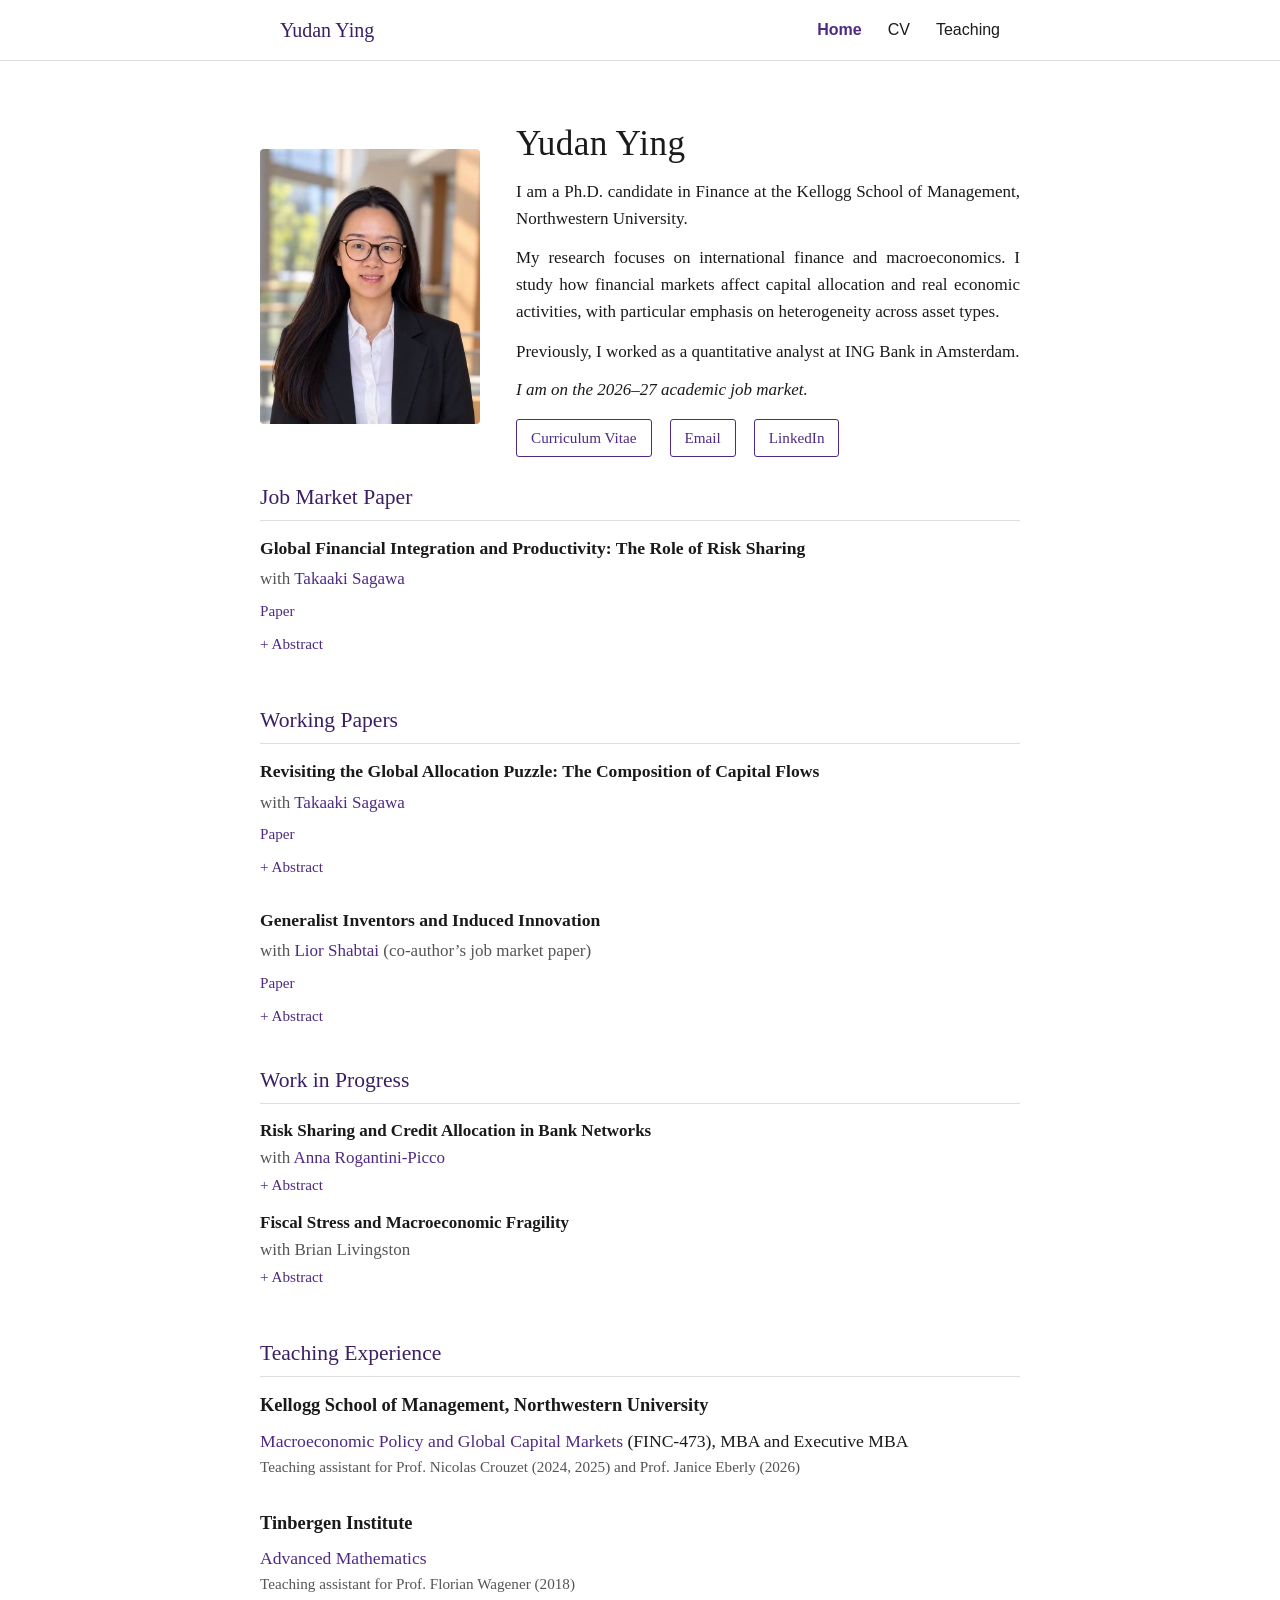
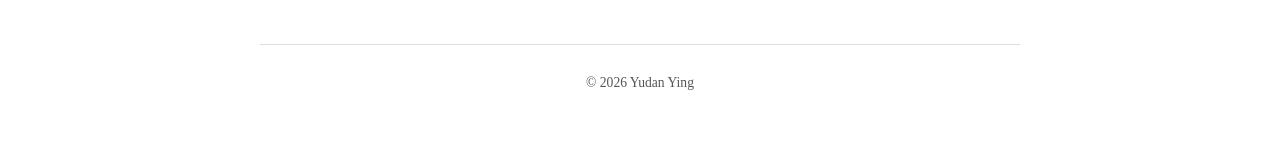
<file: index.html>
<!DOCTYPE html>
<html lang="en">
<head>
  <meta charset="utf-8">
  <meta name="viewport" content="width=device-width, initial-scale=1">
  <title>Yudan Ying</title>
  <meta name="description" content="Yudan Ying is a Ph.D. candidate in Finance at the Kellogg School of Management, Northwestern University, working on international finance and macroeconomics. On the 2026–27 job market.">
  <link rel="stylesheet" href="style.css?v=4">
  <link rel="icon" href="data:,">
  <meta name="google-site-verification" content="SjIdX8Vh_pSHEfDXjc6XLZlw3zhShHeJRrgieEmuVIk">
  <link rel="canonical" href="https://yudanying.github.io/">
  <meta property="og:title" content="Yudan Ying">
  <meta property="og:description" content="Ph.D. candidate in Finance at Kellogg School of Management, Northwestern University. International finance, macroeconomics, innovation.">
  <meta property="og:url" content="https://yudanying.github.io/">
  <meta property="og:image" content="https://yudanying.github.io/img/headshot.jpg">
  <meta property="og:type" content="profile">
  <script type="application/ld+json">
  {
    "@context": "https://schema.org",
    "@type": "Person",
    "name": "Yudan Ying",
    "url": "https://yudanying.github.io/",
    "image": "https://yudanying.github.io/img/headshot.jpg",
    "jobTitle": "Ph.D. Candidate in Finance",
    "email": "mailto:yudan.ying@kellogg.northwestern.edu",
    "affiliation": {
      "@type": "Organization",
      "name": "Kellogg School of Management, Northwestern University",
      "url": "https://www.kellogg.northwestern.edu/"
    },
    "alumniOf": [
      {"@type": "Organization", "name": "Tinbergen Institute"},
      {"@type": "Organization", "name": "Erasmus University Rotterdam"}
    ],
    "knowsAbout": ["International Finance", "Macroeconomics"],
    "sameAs": ["https://www.linkedin.com/in/y-ying/"]
  }
  </script>
</head>
<body>

<header class="site-header">
  <div class="site-header-inner">
    <a class="site-name" href="index.html">Yudan Ying</a>
    <nav class="site-nav">
      <a href="index.html" class="active">Home</a>
      <a href="files/Ying_CV.pdf" target="_blank" rel="noopener">CV</a>
      <a href="#teaching">Teaching</a>
    </nav>
  </div>
</header>

<header class="hero">
  <img class="headshot" src="img/headshot.jpg" alt="Portrait of Yudan Ying" width="220" height="275">
  <div class="hero-text">
    <h1>Yudan Ying</h1>
    <p class="bio">I am a Ph.D. candidate in Finance at the Kellogg School of Management, Northwestern University.</p>
    <p class="bio">My research focuses on international finance and macroeconomics. I study how financial markets affect capital allocation and real economic activities, with particular emphasis on heterogeneity across asset types.</p>
    <p class="bio">Previously, I worked as a quantitative analyst at ING Bank in Amsterdam.</p>
    <p class="jm-note">I am on the 2026&ndash;27 academic job market.</p>
    <p class="links">
      <a class="btn" href="files/Ying_CV.pdf" target="_blank" rel="noopener">Curriculum Vitae</a>
      <a class="btn" href="mailto:yudan.ying@kellogg.northwestern.edu">Email</a>
      <a class="btn" href="https://www.linkedin.com/in/y-ying/" target="_blank" rel="noopener">LinkedIn</a>
    </p>
  </div>
</header>

<main>

<section id="jmp">
  <h2>Job Market Paper</h2>
  <article class="paper">
    <h3>Global Financial Integration and Productivity: The Role of Risk Sharing</h3>
    <p class="meta">with <a href="https://takaakisagawa.com/" target="_blank" rel="noopener">Takaaki Sagawa</a></p>
    <p class="paper-links"><a href="files/Ying_JMP.pdf" target="_blank" rel="noopener">Paper</a></p>
    <details>
      <summary>Abstract</summary>
      <p class="abstract">
      This paper studies how integration into global capital markets affects aggregate productivity through risk sharing and capital allocation. We develop a small open economy model where heterogeneous capitalists choose between producing and investing. Foreign participation in domestic equity diversifies the country&rsquo;s aggregate risk and lowers the production hurdle rate. This raises investment and output but lowers aggregate TFP by drawing less productive capitalists into production. However, if financial integration is accompanied by greater domestic financing capacity, TFP rises as productive firms expand and displace marginal producers. We verify model predictions using emerging-market liberalizations in the 1980s and 1990s. Liberalizations were followed by equity price booms, more listings, and weaker TFP gains where booms were larger. The calibration shows that foreign participation alone lowers TFP and raises output temporarily, while liberalization with improved financing capacity raises both.
    </p>
    </details>
  </article>
</section>

<section id="research">
  <h2>Working Papers</h2>
  <article class="paper">
    <h3>Revisiting the Global Allocation Puzzle: The Composition of Capital Flows</h3>
    <p class="meta">with <a href="https://takaakisagawa.com/" target="_blank" rel="noopener">Takaaki Sagawa</a></p>
    <p class="paper-links"><a href="files/capital_flow_composition.pdf" target="_blank" rel="noopener">Paper</a></p>
    <details>
      <summary>Abstract</summary>
      <p class="abstract">
        This paper studies the composition of cross-border capital flows by distinguishing between debt and equity assets. We show that equity inflows are positively associated with total factor productivity (TFP) growth, consistent with neoclassical theory, whereas debt inflows are negatively associated with TFP growth. The same divergence appears in the cross-section of net external positions, with fiscal capacity serving as the key country fundamental associated with these patterns. Motivated by this evidence, we develop a multi-country model with heterogeneous entrepreneurs, financial constraints, and international portfolio choice to explain the joint determination of TFP and the composition of global capital flows. Differences in fiscal capacity alter both the supply of government bonds and the risk-adjusted return on domestic risky assets, producing the opposing flows of debt and equity observed in the data.
      </p>
    </details>
  </article>

  <article class="paper">
    <h3>Generalist Inventors and Induced Innovation</h3>
    <p class="meta">with <a href="https://liorshabtai.com" target="_blank" rel="noopener">Lior Shabtai</a> (co-author&rsquo;s job market paper)</p>
    <p class="paper-links"><a href="https://liorshabtai.com/papers/shabtai_jmp.pdf" target="_blank" rel="noopener">Paper</a></p>
    <details>
      <summary>Abstract</summary>
      <p class="abstract">
        This paper provides evidence that workers with broader experience play a key role in firms&rsquo; response to changing investment opportunities. Using patent records on 68,000 inventors at U.S. manufacturing firms (1992&ndash;2021) and a reduced-form shift-share design, we find that broader inventors increase green patenting more than narrower inventors following energy-cost shocks that raise firms&rsquo; returns to green innovation. The induced green patents are more likely to involve new collaborators and are less scientifically important than these inventors&rsquo; usual green patents, while their market value shows no change. The findings are not explained by prior green experience, lower observed inventor ability or team match quality, cross-firm mobility, or technological distance from prior work. These findings suggest that firms draw on versatile inventors to undertake projects that become viable after energy-cost shocks.
      </p>
    </details>
  </article>

  <h2>Work in Progress</h2>
  <ul class="wip">
    <li><span class="title">Risk Sharing and Credit Allocation in Bank Networks</span> <span class="meta">with <a href="https://sites.google.com/view/annarogantini/home" target="_blank" rel="noopener">Anna Rogantini-Picco</a></span>
      <details>
        <summary>Abstract</summary>
        <p class="abstract">
          We study how regional contractions spill over to bank credit supply through banking groups. Using euro-area bank-level data, we exploit the 2022 euro-area energy price surge as a plausibly exogenous shock, whose regional shock intensity was shaped by pre-existing industrial composition. Our empirical design isolates credit-supply spillovers from local demand by comparing banks within the same region whose sibling banks elsewhere in the group were differentially exposed to the energy-price shock. We document a contraction in credit supply driven by sibling exposure: a one-standard-deviation increase in sibling exposure raises new mortgage spreads by about 7 basis points and reduces new mortgage origination by about 10 percent. Firm revolving-credit spreads also rise with volumes unchanged.
        </p>
      </details>
    </li>
    <li><span class="title">Fiscal Stress and Macroeconomic Fragility</span> <span class="meta">with Brian Livingston</span>
      <details>
        <summary>Abstract</summary>
        <p class="abstract">
          We study whether sovereign fiscal stress amplifies the effects of macroeconomic shocks. Using sovereign spreads relative to the German bund to assess fiscal stress, we observe that in response to oil shocks, carbon policy shocks, and three different monetary policy shocks, real and financial variables deteriorate by more for Eurozone economies during periods of high fiscal stress than during normal times. Moreover, while Federal Reserve and BoE monetary policy shocks lead to worse stock returns for more export-facing firms in normal times, under fiscal stress this relative performance mostly reverses, suggesting domestic amplification.
        </p>
      </details>
    </li>
  </ul>
</section>

<section id="teaching">
  <h2>Teaching Experience</h2>

  <h3 class="school">Kellogg School of Management, Northwestern University</h3>
  <ul class="courses">
    <li><span class="course"><a href="https://www6.kellogg.northwestern.edu/CourseCatalog/coursecatalog/coursedetail?coursecatalogid=206759" target="_blank" rel="noopener">Macroeconomic Policy and Global Capital Markets</a> (FINC-473), MBA and Executive MBA</span>
      <span class="detail">Teaching assistant for Prof. Nicolas Crouzet (2024, 2025) and Prof. Janice Eberly (2026)</span></li>
  </ul>

  <h3 class="school">Tinbergen Institute</h3>
  <ul class="courses">
    <li><span class="course"><a href="https://eur.osiris-student.nl/onderwijscatalogus/extern/cursus?cursuscode=TIF20051&amp;collegejaar=2026" target="_blank" rel="noopener">Advanced Mathematics</a></span>
      <span class="detail">Teaching assistant for Prof. Florian Wagener (2018)</span></li>
  </ul>
</section>

</main>

<footer>
  <p>&copy; 2026 Yudan Ying</p>
</footer>

</body>
</html>
</file>
<file: style.css>
:root {
  --text: #1a1a1a;
  --muted: #555;
  --rule: #ddd;
  --accent: #4e2a84;        /* Northwestern purple */
  --accent-dark: #3b1f63;
  --bg: #ffffff;
  --max: 760px;
}

* { box-sizing: border-box; }

html { -webkit-text-size-adjust: 100%; }

body {
  margin: 0;
  padding: 0 20px;
  background: var(--bg);
  color: var(--text);
  font-family: Georgia, "Times New Roman", Times, serif;
  font-size: 17px;
  line-height: 1.55;
}

a { color: var(--accent); text-decoration: none; }
a:hover { text-decoration: underline; }

/* Top banner */
.site-header {
  position: sticky;
  top: 0;
  z-index: 10;
  margin: 0 -20px;
  background: rgba(255, 255, 255, 0.94);
  backdrop-filter: blur(6px);
  border-bottom: 1px solid var(--rule);
}
.site-header-inner {
  max-width: var(--max);
  margin: 0 auto;
  padding: 0 20px;
  height: 60px;
  display: flex;
  align-items: center;
  justify-content: space-between;
}
.site-name {
  font-size: 1.25rem;
  color: var(--accent-dark);
}
.site-name:hover { text-decoration: none; }
.site-nav { display: flex; gap: 26px; }
.site-nav a {
  font-family: -apple-system, BlinkMacSystemFont, "Segoe UI", Helvetica, Arial, sans-serif;
  font-size: 1rem;
  color: var(--text);
}
.site-nav a:hover, .site-nav a.active { color: var(--accent); text-decoration: none; }
.site-nav a.active { font-weight: 600; }
main.subpage { margin-top: 48px; }
main.subpage h2 { font-size: 1.7rem; margin-bottom: 20px; }
.school { font-size: 1.15rem; font-weight: bold; margin: 30px 0 8px; }
h2 + .school { margin-top: 0; }
.role { margin: 0 0 10px; color: var(--muted); font-style: italic; }
.courses { list-style: none; padding: 0; margin: 0; }
.courses li { margin: 0 0 10px; }
.course { display: block; font-size: 1.1rem; }
.detail { display: block; color: var(--muted); font-size: 0.95rem; }
html { scroll-behavior: smooth; }
section, .hero { scroll-margin-top: 72px; }

/* Header */
.hero {
  max-width: var(--max);
  margin: 56px auto 24px;
  display: flex;
  gap: 36px;
  align-items: center;
}
.headshot {
  width: 220px;
  height: auto;
  border-radius: 4px;
  flex-shrink: 0;
}
.hero-text h1 {
  margin: 0 0 6px;
  font-size: 2.2rem;
  font-weight: normal;
  letter-spacing: 0.01em;
}
.affil { margin: 0 0 10px; font-size: 1.05rem; }
.fields { margin: 0 0 6px; color: var(--muted); }
.jm-note { margin: 0 0 16px; font-style: italic; }
.links { margin: 0; display: flex; flex-wrap: wrap; gap: 10px 18px; align-items: center; font-size: 0.95rem; }
.btn {
  display: inline-block;
  padding: 6px 14px;
  border: 1px solid var(--accent);
  border-radius: 3px;
  color: var(--accent);
}
.btn:hover { background: var(--accent); color: #fff; text-decoration: none; }


/* Sections */
main { max-width: var(--max); margin: 0 auto; }
section { margin-bottom: 48px; }
.bio { margin: 0 0 12px; line-height: 1.6; text-align: justify; hyphens: auto; -webkit-hyphens: auto; }
h2 {
  font-size: 1.35rem;
  font-weight: normal;
  margin: 0 0 14px;
  padding-bottom: 6px;
  border-bottom: 1px solid var(--rule);
  color: var(--accent-dark);
}
h2 + h2, section > h2:not(:first-child) { margin-top: 36px; }
h3 { font-size: 1.1rem; font-weight: bold; margin: 0 0 4px; }

.paper { margin-bottom: 28px; }
.meta { color: var(--muted); margin: 0 0 6px; }
.paper-links { margin: 0 0 10px; font-size: 0.95rem; }
.paper-links a + a::before { content: "\00b7"; color: var(--muted); margin: 0 8px; }
.abstract { margin: 0; text-align: justify; hyphens: auto; }

details summary {
  cursor: pointer;
  color: var(--accent);
  font-size: 0.95rem;
  list-style: none;
}
details summary::before { content: "+ "; }
details[open] summary::before { content: "\2212\00a0"; }
details summary::-webkit-details-marker { display: none; }
details .abstract { margin-top: 8px; }

ul.wip, ul.plain { list-style: none; padding: 0; margin: 0 0 18px; }
ul.wip li, ul.plain li { margin-bottom: 8px; }
ul.wip .title { font-weight: bold; }
ul.wip .meta { display: block; margin: 0; }

.refs { display: grid; grid-template-columns: repeat(auto-fit, minmax(330px, 1fr)); gap: 20px 28px; }
.ref { font-size: 0.95rem; line-height: 1.45; }
.ref a { overflow-wrap: anywhere; }

footer {
  max-width: var(--max);
  margin: 40px auto 48px;
  padding-top: 14px;
  border-top: 1px solid var(--rule);
  color: var(--muted);
  font-size: 0.85rem;
  text-align: center;
}

/* Mobile */
@media (max-width: 600px) {
  body { font-size: 16px; }
  .hero { flex-direction: column; gap: 20px; margin-top: 32px; }
  .site-header-inner { height: auto; padding: 10px 20px; flex-wrap: wrap; gap: 6px 16px; }
  .site-nav { gap: 16px; flex-wrap: wrap; }
  .site-nav a { font-size: 0.95rem; }
  .headshot { width: 160px; }
  .hero-text h1 { font-size: 1.8rem; }
  .abstract, .bio { text-align: left; hyphens: manual; -webkit-hyphens: manual; }
}

@media print {
  .site-header, .btn { display: none; }
  body { font-size: 11pt; }
  details { display: block; }
  details summary { display: none; }
}

.coming-soon { color: var(--muted); font-style: italic; }
ul.wip li { margin-bottom: 14px; }
ul.wip details { margin-top: 2px; }
</file>
